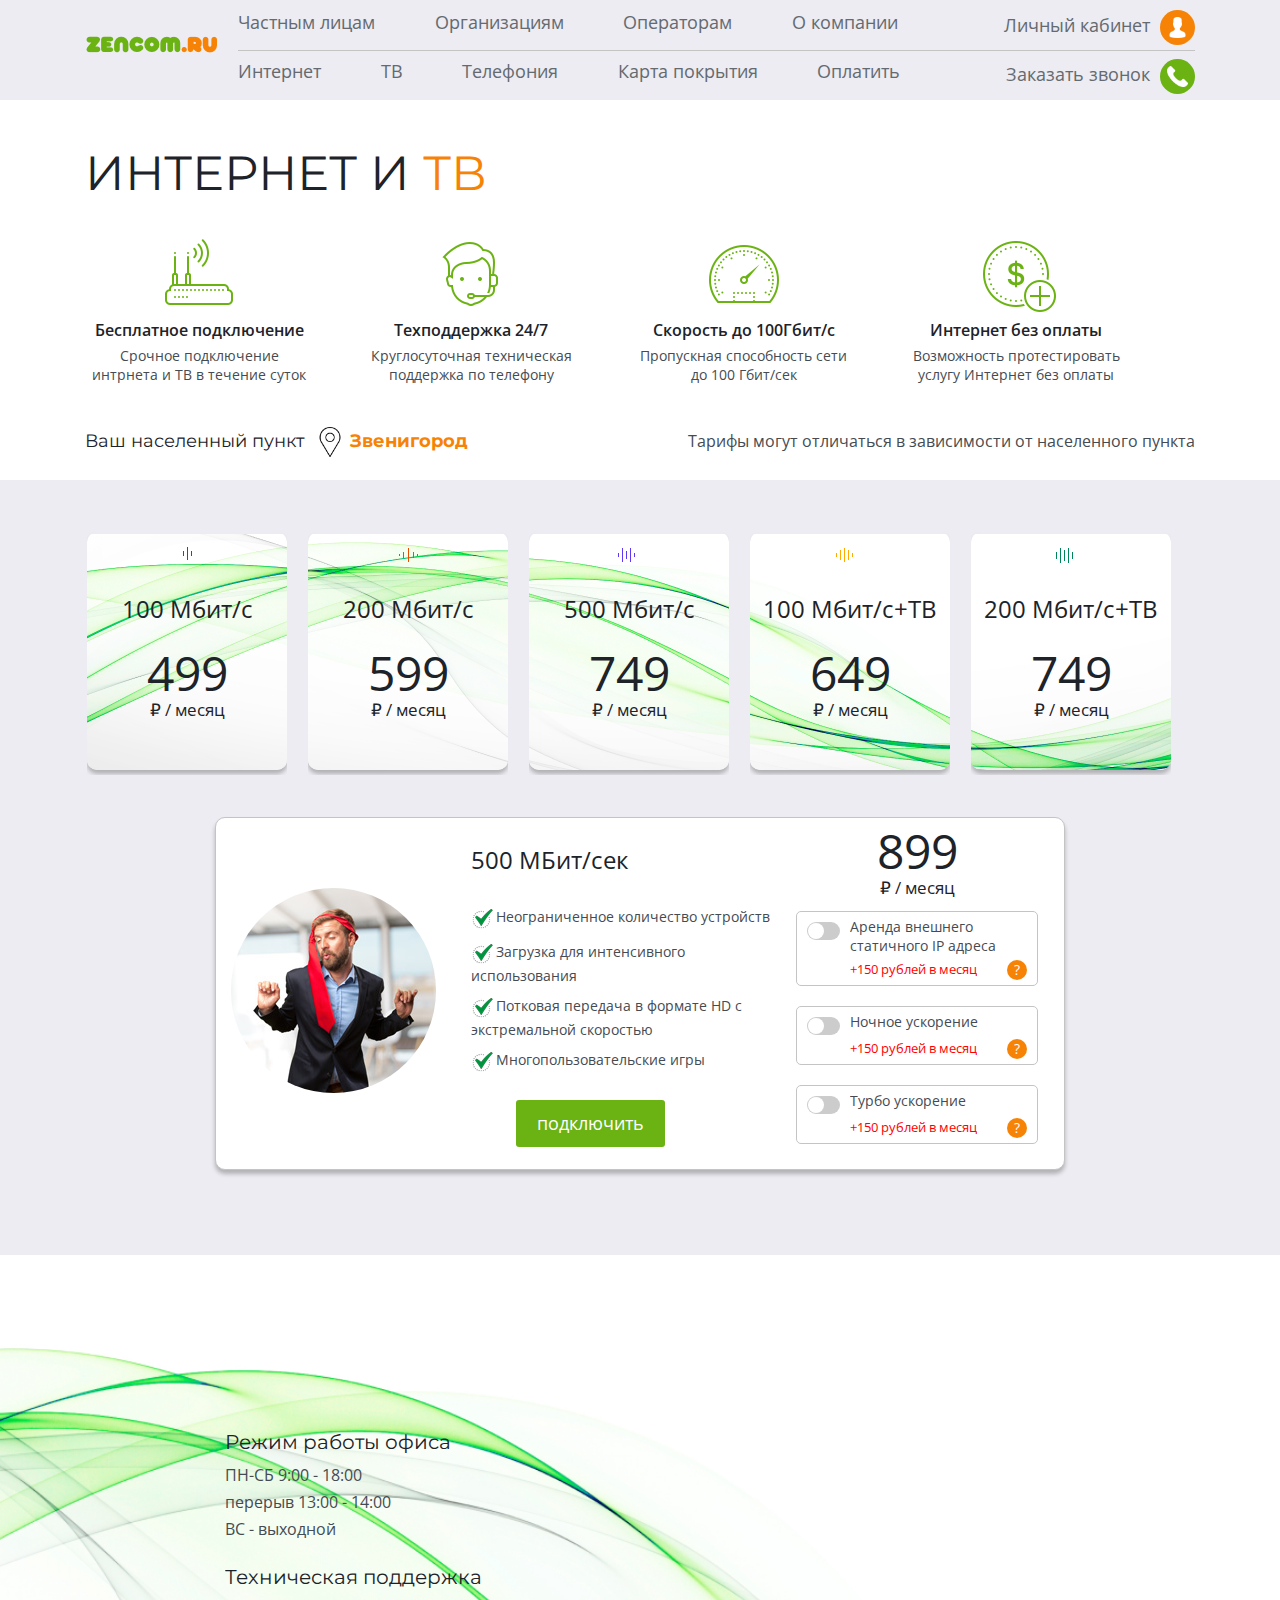
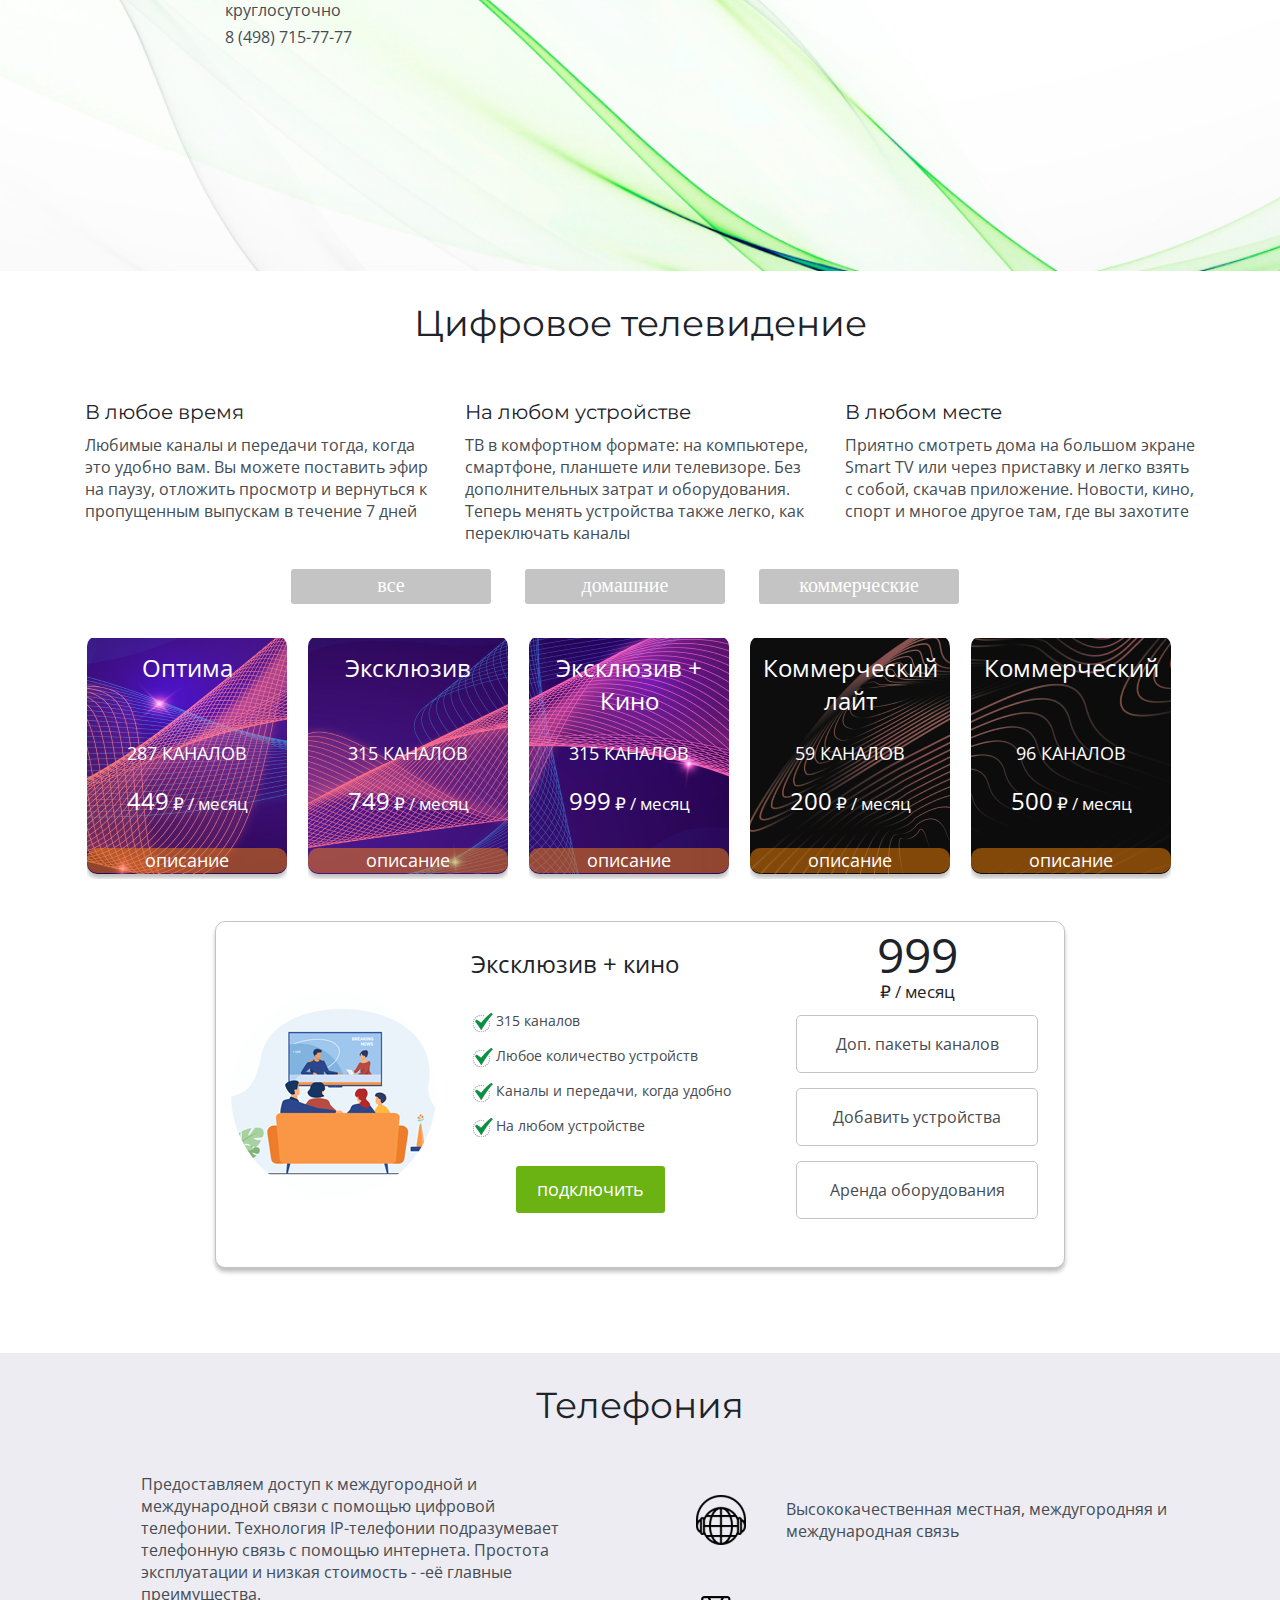
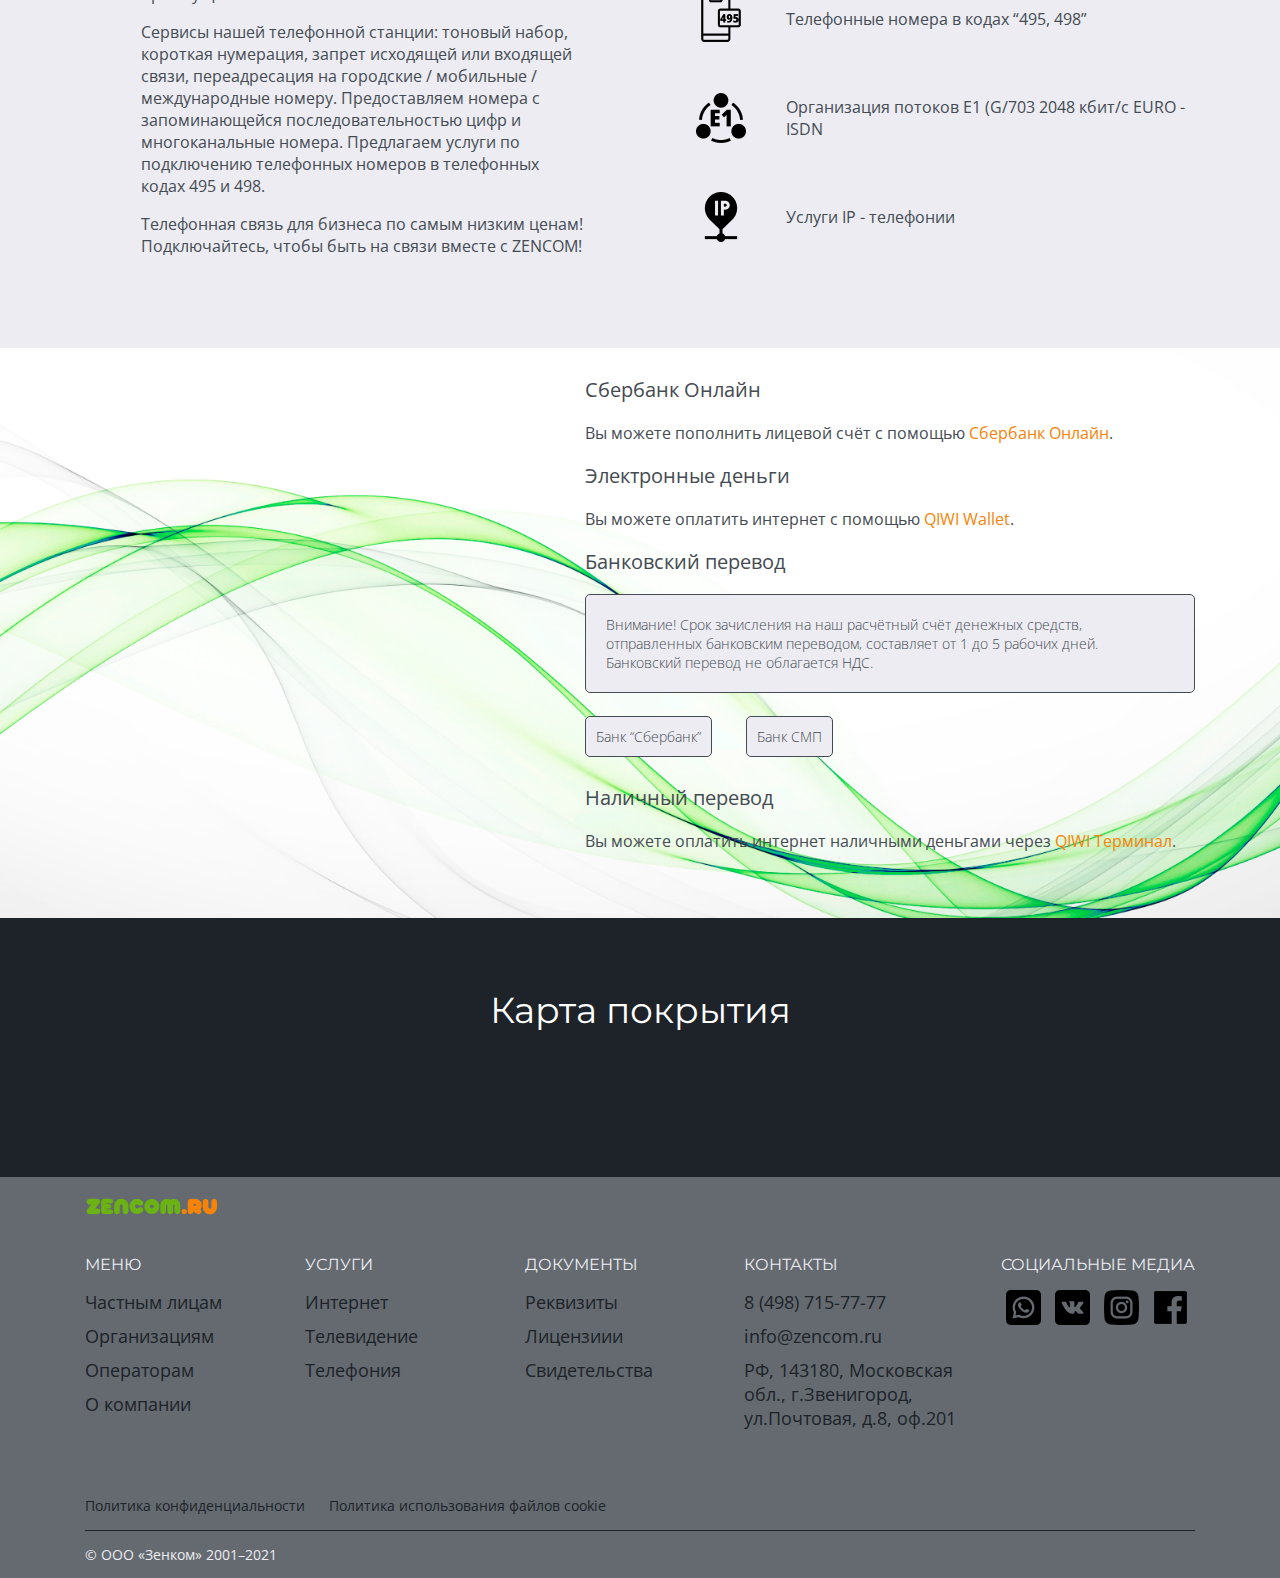
<file: index.html>
<!DOCTYPE html>
<html lang="ru">
<head>
    <meta charset="UTF-8">
    <meta http-equiv="X-UA-Compatible" content="IE=edge">
    <meta name="viewport" content="width=device-width, initial-scale=1.0">
    <title>Зенком - Интернет-провайдер в Звенигороде</title>
    <link href="css/style.css" rel="stylesheet"> 
</head>
<body>
    <header>
        <div class="wrapper">
            <div class="logo">
                <a href="/"><img src="/img/template/logo.png"></a>
            </div>
            <div class="nav">
                <ul>
                    <li><a href="">Частным лицам</a></li>
                    <li><a href="">Организациям</a></li>
                    <li><a href="">Операторам</a></li>
                    <li><a href="/o-kompanii.html">О компании</a></li>
                    <li class="last-nav"><a href="">Личный кабинет</a></li>
                </ul>
            </div>
            <div class="submenu">
                <ul>
                    <li><a href="">Интернет</a></li>
                    <li><a href="">ТВ</a></li>
                    <li><a href="">Телефония</a></li>
                    <li><a href="">Карта покрытия</a></li>
                    <li><a href="">Оплатить</a></li>
                    <li class="last-sub"><a href="">Заказать звонок</a></li>
                </ul>
            </div>
        </div>
    </header>
    <main>
        <section>
            <div class="wrapper">
                <h1>интернет и <span class="orange">ТВ</span></h1>
                <div class="prem">
                    <div class="prem_block prem1">
                        <p class="prem-zagolovok">Бесплатное подключение</p>
                        <p>Срочное подключение интрнета и ТВ в течение суток</p>
                    </div>
                    <div class="prem_block prem2">
                        <p class="prem-zagolovok">Техподдержка 24/7</p>
                        <p>Круглосуточная техническая поддержка по телефону</p>
                    </div>
                    <div class="prem_block prem3">
                        <p class="prem-zagolovok">Скорость до 100Гбит/с</p>
                        <p>Пропускная способность сети до 100 Гбит/сек</p>
                    </div>
                    <div class="prem_block prem4">
                        <p class="prem-zagolovok">Интернет без оплаты</p>
                        <p>Возможность протестировать услугу Интернет без оплаты</p>
                    </div>
                </div>
                <div class="gorod">
                    <p class="g1">Ваш населенный пункт <a href="/" class="orange">Звенигород</a></p>
                    <p class="g2">Тарифы могут отличаться в зависимости от населенного пункта</p>
                </div>
            </div>
        </section>
        <section class="grey">
            <div class="wrapper">
                <div class="tarif_block">
                    <div class="tarif tt1">
                        <div class="vn-tarif t1">
                            <p class="speed-it">100 Мбит/с</p>
                            <p class="stoim">499</p>
                            <p class="stoim-poyzsnenie">₽ / месяц</p>
                        </div>
                    </div>
                    <div class="tarif tt2">
                        <div class="vn-tarif t2">
                            <p class="speed-it">200 Мбит/с</p>
                            <p class="stoim">599</p>
                            <p class="stoim-poyzsnenie">₽ / месяц</p>
                        </div>
                    </div>
                    <div class="tarif tt3">
                    <div class="vn-tarif t3">
                            <p class="speed-it">500 Мбит/с</p>
                            <p class="stoim">749</p>
                            <p class="stoim-poyzsnenie">₽ / месяц</p>
                        </div>
                    </div>
                    <div class="tarif tt4">
                    <div class="vn-tarif t4">
                            <p class="speed-it">100 Мбит/с+ТВ</p>
                            <p class="stoim">649</p>
                            <p class="stoim-poyzsnenie">₽ / месяц</p>
                        </div>
                    </div>
                    <div class="tarif tt5">
                        <div class="vn-tarif t5">
                            <p class="speed-it">200 Мбит/с+ТВ</p>
                            <p class="stoim">749</p>
                            <p class="stoim-poyzsnenie">₽ / месяц</p>
                    </div>
                    </div>
                </div>
                <div class="opisanie-tarifa">
                    <img src="/img/template/opisanie-tarifa1.jpg">
                    <div class="opisanie1">
                        <div>
                            <p class="speed">500 МБит/сек</p>
                            <ul>
                                <li>Неограниченное количество устройств</li>
                                <li>Загрузка для интенсивного использования</li>
                                <li>Потковая передача в формате HD с экстремальной скоростью</li>
                                <li>Многопользовательские игры</li>
                            </ul>
                            <button>Подключить</button>
                        </div>

                    </div>
                    <div class="opisanie2">
                        <div class="cena-tarifa">
                            <p class="stoim">899</p>
                            <p class="stoim-poyzsnenie">₽ / месяц</p>
                        </div>
                        <div class="dop dop1">
                            <div class="label">
                                <label class="switch">
                                    <input type="checkbox">
                                    <span class="slider round"></span>
                                </label>
                            </div>
                            <p>Аренда внешнего статичного IP адреса</p>
                            <p class="red">+150 рублей в месяц</p>
                            <p onclick="swa()" type="button" class="info-dop">?</p>
                            <div id="overlay">
                                <div class="popup">
                                    <button class="close" title="Закрыть окно" onclick="swa2()"></button>
                                    <div class="opisanie-dop">
                                        <p>Подробное описание дополнительной услуги1</p>
                                        <p>Lorem ipsum dolor sit amet, consectetur adipiscing elit, sed do eiusmod tempor incididunt ut labore et dolore magna
                                        aliqua. Ut enim ad minim veniam, quis nostrud exercitation ullamco laboris nisi ut aliquip ex ea commodo consequat. Duis
                                        aute irure dolor in reprehenderit in voluptate velit esse cillum dolore eu fugiat nulla pariatur. Excepteur sint
                                        occaecat cupidatat non proident, sunt in culpa qui officia deserunt mollit anim id est laborum.</p>
                                    </div>
                                </div>
                            </div>
                        </div>
                        <div class="dop dop2">
                            <div class="label">
                                <label class="switch">
                                    <input type="checkbox">
                                    <span class="slider round"></span>
                                </label>
                            </div>
                            <p>Ночное ускорение</p>
                            <p class="red">+150 рублей в месяц</p>
                            <p onclick="swa()" type="button" class="info-dop">?</p>
                            <div id="overlay">
                                <div class="popup">
                                    <button class="close" title="Закрыть окно" onclick="swa2()"></button>
                                    <div class="opisanie-dop">
                                        <p>Подробное описание дополнительной услуги #2</p>
                                        <p>Lorem ipsum dolor sit amet, consectetur adipiscing elit, sed do eiusmod tempor incididunt ut labore
                                            et dolore magna
                                            aliqua. Ut enim ad minim veniam, quis nostrud exercitation ullamco laboris nisi ut aliquip ex ea
                                            commodo consequat. Duis
                                            aute irure dolor in reprehenderit in voluptate velit esse cillum dolore eu fugiat nulla pariatur.
                                            Excepteur sint
                                            occaecat cupidatat non proident, sunt in culpa qui officia deserunt mollit anim id est laborum.</p>
                                    </div>
                                </div>
                            </div>
                        </div>
                        <div class="dop dop3">
                            <div class="label">
                                <label class="switch">
                                    <input type="checkbox">
                                    <span class="slider round"></span>
                                </label>
                            </div>
                            <p>Турбо ускорение</p>
                            <p class="red">+150 рублей в месяц</p>
                            <p onclick="swa()" type="button" class="info-dop">?</p>
                            <div id="overlay">
                                <div class="popup">
                                    <button class="close" title="Закрыть окно" onclick="swa2()"></button>
                                    <div class="opisanie-dop">
                                        <p>Подробное описание дополнительной услуги #3</p>
                                        <p>Lorem ipsum dolor sit amet, consectetur adipiscing elit, sed do eiusmod tempor incididunt ut labore
                                            et dolore magna
                                            aliqua. Ut enim ad minim veniam, quis nostrud exercitation ullamco laboris nisi ut aliquip ex ea
                                            commodo consequat. Duis
                                            aute irure dolor in reprehenderit in voluptate velit esse cillum dolore eu fugiat nulla pariatur.
                                            Excepteur sint
                                            occaecat cupidatat non proident, sunt in culpa qui officia deserunt mollit anim id est laborum.</p>
                                    </div>
                                </div>
                            </div>
                        </div>

                    </div>
                </div>
            </div>
        </section>
        <section class="zayvka">
            <div class="wrapper">
                <div class="rejim-rabotu">
                    <p class="zag">Режим работы офиса</p>
                    <p class="rr">ПН-СБ 9:00 - 18:00</p>
                    <p class="rr">перерыв 13:00 - 14:00</p>
                    <p class="rr">ВС - выходной</p>
                    <p class="zag">Техническая поддержка</p>
                    <p class="rr">круглосуточно</p>
                    <a href="tel:+74987157777" class="rr">8 (498) 715-77-77</a>
                </div>
                <div class="forma-zauvki">
                   
                   
                </div>
            </div>

        </section>
       
        <section class="tv">
            <div class="wrapper">
                <h2>Цифровое телевидение</h2>
            
                <div class="block-tv">
                    <p class="zag">В любое время</p>
                    <p class="rr">Любимые каналы и передачи тогда, когда
                    это удобно вам. Вы можете поставить эфир
                    на паузу, отложить просмотр и вернуться
                    к пропущенным выпускам в течение 7 дней</p>
                </div>
                <div class="block-tv">
                    <p class="zag">На любом устройстве</p>
                    <p class="rr">ТВ в комфортном формате: на компьютере,
                    смартфоне, планшете или телевизоре.
                    Без дополнительных затрат и оборудования.
                    Теперь менять устройства также легко, как
                    переключать каналы</p>
                </div>
                <div class="block-tv1">
                    <p class="zag">В любом месте</p>
                    <p class="rr">Приятно смотреть дома на большом экране
                    Smart TV или через приставку и легко взять
                    с собой, скачав приложение. Новости, кино,
                    спорт и многое другое там, где вы захотите</p>
                </div>
                <div class="tv-tarifs"> 
                   <div class="tv-sort">
                        <a href="#">Все</a>
                        <a href="#">Домашние</a>
                        <a href="#">Коммерческие</a>
                   </div>
                    <div class="tarif_block-tv">
                        <a href="#"  class="tarif-tv tvv1">
                            <div class="vn-tarif-tv tv1">
                                <p class="tv-paket">Оптима</p>
                                <p class="kanaly-tv">287 каналов</p>
                                <p class="stoim-tv"><span>449</span> ₽ / месяц</p>
                                <p class="opis">Описание</p>
                            </div>
                        </a>
                        <a href="#"  class="tarif-tv tvv2">
                            <div class="vn-tarif-tv tv2">
                                <p class="tv-paket">Эксклюзив</p>
                                <p class="kanaly-tv">315 каналов</p>
                                <p class="stoim-tv"><span>749</span> ₽ / месяц</p>
                                <p class="opis">Описание</p>
                            </div>
                        </a>
                        <a href="#"  class="tarif-tv tvv3">
                            <div class="vn-tarif-tv tv3">
                                <p class="tv-paket">Эксклюзив + Кино</p>
                                <p class="kanaly-tv">315 каналов</p>
                                <p class="stoim-tv"><span>999</span> ₽ / месяц</p>
                                <p class="opis">Описание</p>
                            </div>
                        </a>
                        <a href="#"  class="tarif-tv tvv4">
                            <div class="vn-tarif-tv tv4">
                                <p class="tv-paket">Коммерческий лайт</p>
                                <p class="kanaly-tv">59 каналов</p>
                                <p class="stoim-tv"><span>200</span> ₽ / месяц</p>
                                <p class="opis">Описание</p>
                            </div>
                        </a>
                        <a href="#" class="tarif-tv tvv5">
                            <div class="vn-tarif-tv tv5">
                                <p class="tv-paket">Коммерческий</p>
                                <p class="kanaly-tv">96 каналов</p>
                                <p class="stoim-tv"><span>500</span> ₽ / месяц</p>
                                <p class="opis">Описание</p>
                            </div>
                        </a>
                    </div>
                    <div class="opisanie-tarifa">
                        <img src="/img/template/opisanie-tarifa-tv1.png">
                        <div class="opisanie1">
                            <div>
                                <p class="speed">Эксклюзив + кино</p>
                                <ul>
                                    <li>315 каналов</li>
                                    <li>Любое количество устройств</li>
                                    <li>Каналы и передачи, когда удобно</li>
                                    <li>На любом устройстве</li>
                                </ul>
                                <button>Подключить</button>
                            </div>
                    
                        </div>
                        <div class="opisanie2">
                            <div class="cena-tarifa">
                                <p class="stoim">999</p>
                                <p class="stoim-poyzsnenie">₽ / месяц</p>
                            </div>
                            <div  class="dop-tv">
                                <p onclick="ppa()" type="button" >Доп. пакеты каналов</p>
                                <div id="overlay2">
                                    <div class="popup">
                                        <button class="close" title="Закрыть окно" onclick="ppa2()"></button>
                                        <div class="opisanie-dop">
                                            <div class="dopystv">
                                                <div class="label">
                                                    <label class="switch">
                                                        <input type="checkbox">
                                                        <span class="slider round"></span>
                                                    </label>
                                                </div>
                                                <p>+1 устройство</p>
                                                <p class="red">+150 рублей в месяц</p>
                                            </div>
                                            <div class="dopystv">
                                                <div class="label">
                                                    <label class="switch">
                                                        <input type="checkbox">
                                                        <span class="slider round"></span>
                                                    </label>
                                                </div>
                                                <p>+2 устройства</p>
                                                <p class="red">+300 рублей в месяц</p>
                                            </div>
                                            <div class="dopystv">
                                                <div class="label">
                                                    <label class="switch">
                                                        <input type="checkbox">
                                                        <span class="slider round"></span>
                                                    </label>
                                                </div>
                                                <p>+3 устройства</p>
                                                <p class="red">+450 рублей в месяц</p>
                                            </div>
                                        </div>
                                    </div>
                                </div>
                            </div>
                            <div class="dop-tv">
                                <p onclick="ppa()" type="button">Добавить устройства</p>
                                <div id="overlay2">
                                    <div class="popup">
                                        <button class="close" title="Закрыть окно" onclick="ppa2()"></button>
                                        <div class="opisanie-dop">
                                            <div class="dopystv">
                                                <div class="label">
                                                    <label class="switch">
                                                        <input type="checkbox">
                                                        <span class="slider round"></span>
                                                    </label>
                                                </div>
                                                <p>+1 устройство</p>
                                                <p class="red">+150 рублей в месяц</p>
                                            </div>
                                            <div class="dopystv">
                                                <div class="label">
                                                    <label class="switch">
                                                        <input type="checkbox">
                                                        <span class="slider round"></span>
                                                    </label>
                                                </div>
                                                <p>+2 устройства</p>
                                                <p class="red">+300 рублей в месяц</p>
                                            </div>
                                            <div class="dopystv">
                                                <div class="label">
                                                    <label class="switch">
                                                        <input type="checkbox">
                                                        <span class="slider round"></span>
                                                    </label>
                                                </div>
                                                <p>+3 устройства</p>
                                                <p class="red">+450 рублей в месяц</p>
                                            </div>
                                        </div>
                                    </div>
                                </div>
                            </div>
                            <div class="dop-tv">
                            <p onclick="ppa()" type="button" >Аренда оборудования</p>
                                <div id="overlay2">
                                    <div class="popup">
                                        <button class="close" title="Закрыть окно" onclick="ppa2()"></button>
                                        <div class="opisanie-dop">
                                            <div class="dopystv">
                                                <div class="label">
                                                    <label class="switch">
                                                        <input type="checkbox">
                                                        <span class="slider round"></span>
                                                    </label>
                                                </div>
                                                <p>+1 устройство</p>
                                                <p class="red">+150 рублей в месяц</p>
                                            </div>
                                            <div class="dopystv">
                                                <div class="label">
                                                    <label class="switch">
                                                        <input type="checkbox">
                                                        <span class="slider round"></span>
                                                    </label>
                                                </div>
                                                <p>+2 устройства</p>
                                                <p class="red">+300 рублей в месяц</p>
                                            </div>
                                            <div class="dopystv">
                                                <div class="label">
                                                    <label class="switch">
                                                        <input type="checkbox">
                                                        <span class="slider round"></span>
                                                    </label>
                                                </div>
                                                <p>+3 устройства</p>
                                                <p class="red">+450 рублей в месяц</p>
                                            </div>
                                        </div>
                                    </div>
                                </div>
                            </div>
                        </div>
                    </div>
                </div>
            </div>
        </section>
        <section class="grey">
            <div class="wrapper">
                <h2>Телефония</h2>
                <div class="telep1">
                    <p>Предоставляем доступ к междугородной и международной
                    связи с помощью цифровой телефонии. Технология
                    IP-телефонии подразумевает телефонную связь с помощью
                    интернета. Простота эксплуатации и низкая стоимость -
                    -её главные преимущества.<p>
                    <p>Сервисы нашей телефонной станции: тоновый набор,
                    короткая нумерация, запрет исходящей или входящей
                    связи, переадресация на городские / мобильные /
                    международные номеру. Предоставляем номера с
                    запоминающейся последовательностью цифр и
                    многоканальные номера. Предлагаем услуги по
                    подключению телефонных номеров в телефонных кодах
                    495 и 498.</p>
                    <p>Телефонная связь для бизнеса по самым низким ценам!
                    Подключайтесь, чтобы быть на связи вместе с ZENCOM! </p>
                </div>
                <div class="telep2">
                    <p class="tph1">Высококачественная местная, междугородняя и международная связь</p>
                    <p class="tph2">Телефонные номера в кодах “495, 498”</p>
                    <p class="tph3">Организация потоков E1 (G/703 2048 кбит/с EURO - ISDN</p>
                    <p class="tph4">Услуги IP - телефонии</p>
                </div>
            </div>
        </section>
        
        <section class="oplata">
            <div class="wrapper">
                <div class="oplata-bil">
                </div>
                <div class="opl-info">
                    <p class="vid-ps">Сбербанк Онлайн</p>
                    <p>Вы можете пополнить лицевой счёт с помощью <a href="#" target="_blank">Сбербанк Онлайн</a>.</p>
                    <p class="vid-ps">Электронные деньги</p>
                    <p>Вы можете оплатить интернет с помощью <a href="#" target="_blank">QIWI Wallet</a>.</p>
                    <p class="vid-ps">Банковский перевод</p>
                    <p class="opisan-opl">Внимание! Срок зачисления на наш расчётный счёт денежных средств,
                    отправленных банковским переводом, составляет от 1 до 5 рабочих дней.
                    Банковский перевод не облагается НДС.</p>
                    <div class="ssilki-banka"><a href="#" class="bank">Банк “Сбербанк”</a> <a href="#" class="bank">Банк СМП</a></div>
                    <p class="vid-ps">Наличный перевод</p>
                    <p>Вы можете оплатить интернет наличными деньгами через <a href="#" target="_blank">QIWI Терминал</a>.</p>
                </div>
            </div>
        </section>

        <section class="dark">
            <div class="wrapper">
                <h2> Карта покрытия </h2>
                <script type="text/javascript" charset="utf-8" async
                    src="https://api-maps.yandex.ru/services/constructor/1.0/js/?um=constructor%3Afa1be8821f22b060e4060759f9ba45dce626cfed3f3e5516d6b4a071d22aace2&amp;width=100%25&amp;height=450&amp;lang=ru_RU&amp;scroll=true"></script>
            </div>
        </section>
    </main>
    <footer>
        <div class="wrapper">
            <div class="logo-f">
                <a href="/"><img src="/img/template/logo.png"></a>
            </div>
            <div class="nav-foot">
                <div class="nav1">
                    <p>Меню</p>
                    <ul>
                        <li><a href="#">Частным лицам</a></li>
                        <li><a href="#">Организациям</a></li>
                        <li><a href="#">Операторам</a></li>
                        <li><a href="#">О компании</a></li>
                    </ul>
                </div>
                <div class="nav2">
                    <p>Услуги</p>
                    <ul>
                        <li><a href="#">Интернет</a></li>
                        <li><a href="#">Телевидение</a></li>
                        <li><a href="#">Телефония</a></li>
                    </ul>
                </div>
                <div class="nav3">
                    <p>Документы</p>
                    <ul>
                        <li><a href="#">Реквизиты</a></li>
                        <li><a href="#">Лицензиии</a></li>
                        <li><a href="#">Свидетельства</a></li>
                    </ul>
                </div>
                <div class="nav4">
                    <p>Контакты</p>
                    <ul>
                        <li><a href="#"><a href="tel:++74987157777">8 (498) 715-77-77</a></li>
                        <li><a href="mailto:info@zencom.ru">info@zencom.ru</a></li>
                        <li>РФ, 143180, Московская обл., г.Звенигород, ул.Почтовая, д.8, оф.201</li>
                    </ul>
                </div>
                <div class="social">
                    <p>Социальные медиа</p>
                    <ul>
                        <li><a href="#"><img src="/img/template/whatsapp.png"></a></li>
                        <li><a href="#"><img src="/img/template/vk.png"></a></li>
                        <li><a href="#"><img src="/img/template/insta.png"></a></li>
                        <li><a href="#"><img src="/img/template/facebook.png"></a></li>
                    </ul>
                </div>
            </div>
            <div class="policy">
                <a href="#">Политика конфиденциальности</a>
                <a href="#">Политика использования файлов cookie</a>
            </div>
            <div class="copyright">
                <p>© ООО «Зенком» 2001–2021</p>
            </div>
        </div>
    </footer>

    <script>
        var b = document.getElementById('overlay');
        function swa() {
            b.style.visibility = 'visible';
            b.style.opacity = '1';
            b.style.transition = 'all 0.7s ease-out 0s';
        }
        function swa2() {
            b.style.visibility = 'hidden';
            b.style.opacity = '0';
        }
    </script>

        <script>
            var x = document.getElementById('overlay2');
            function ppa() {
                x.style.visibility = 'visible';
                x.style.opacity = '1';
                x.style.transition = 'all 0.7s ease-out 0s';
            }
            function ppa2() {
                x.style.visibility = 'hidden';
                x.style.opacity = '0';
            }
        </script>
</body>
</html>
</file>
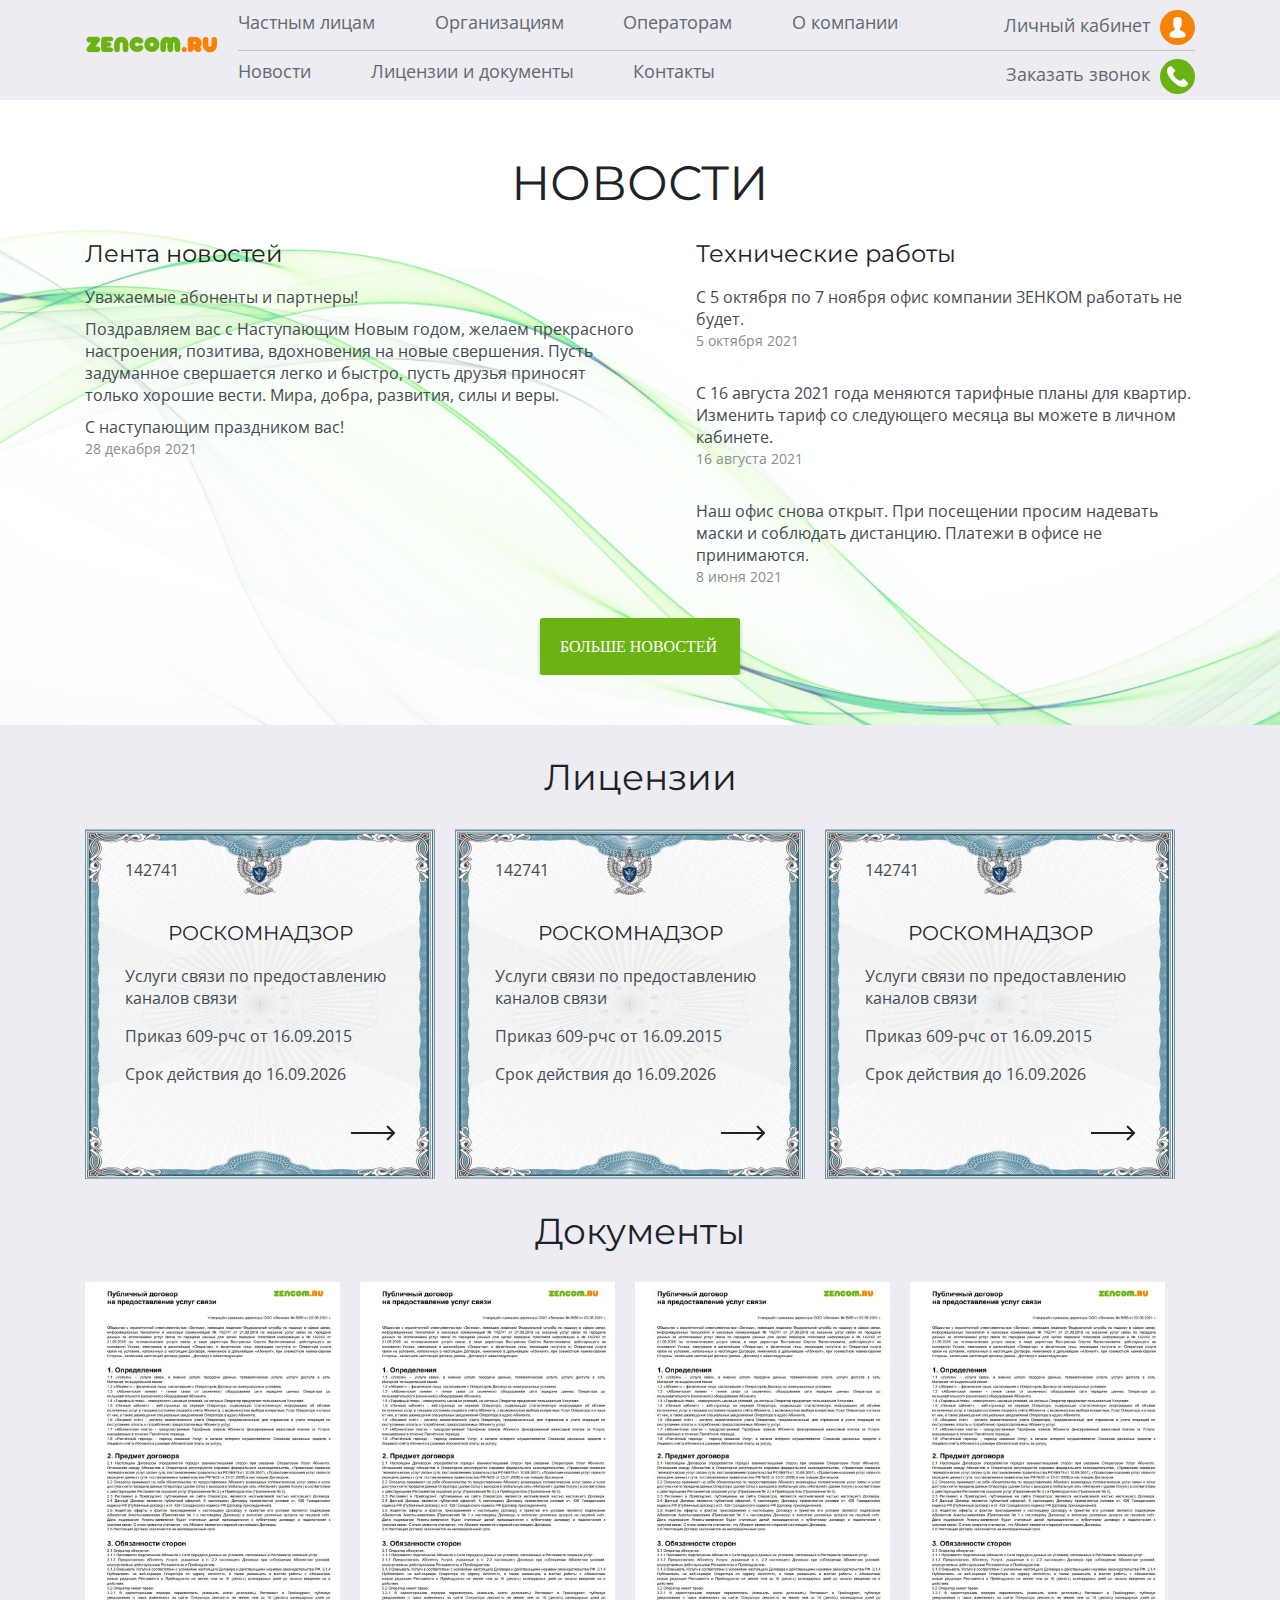
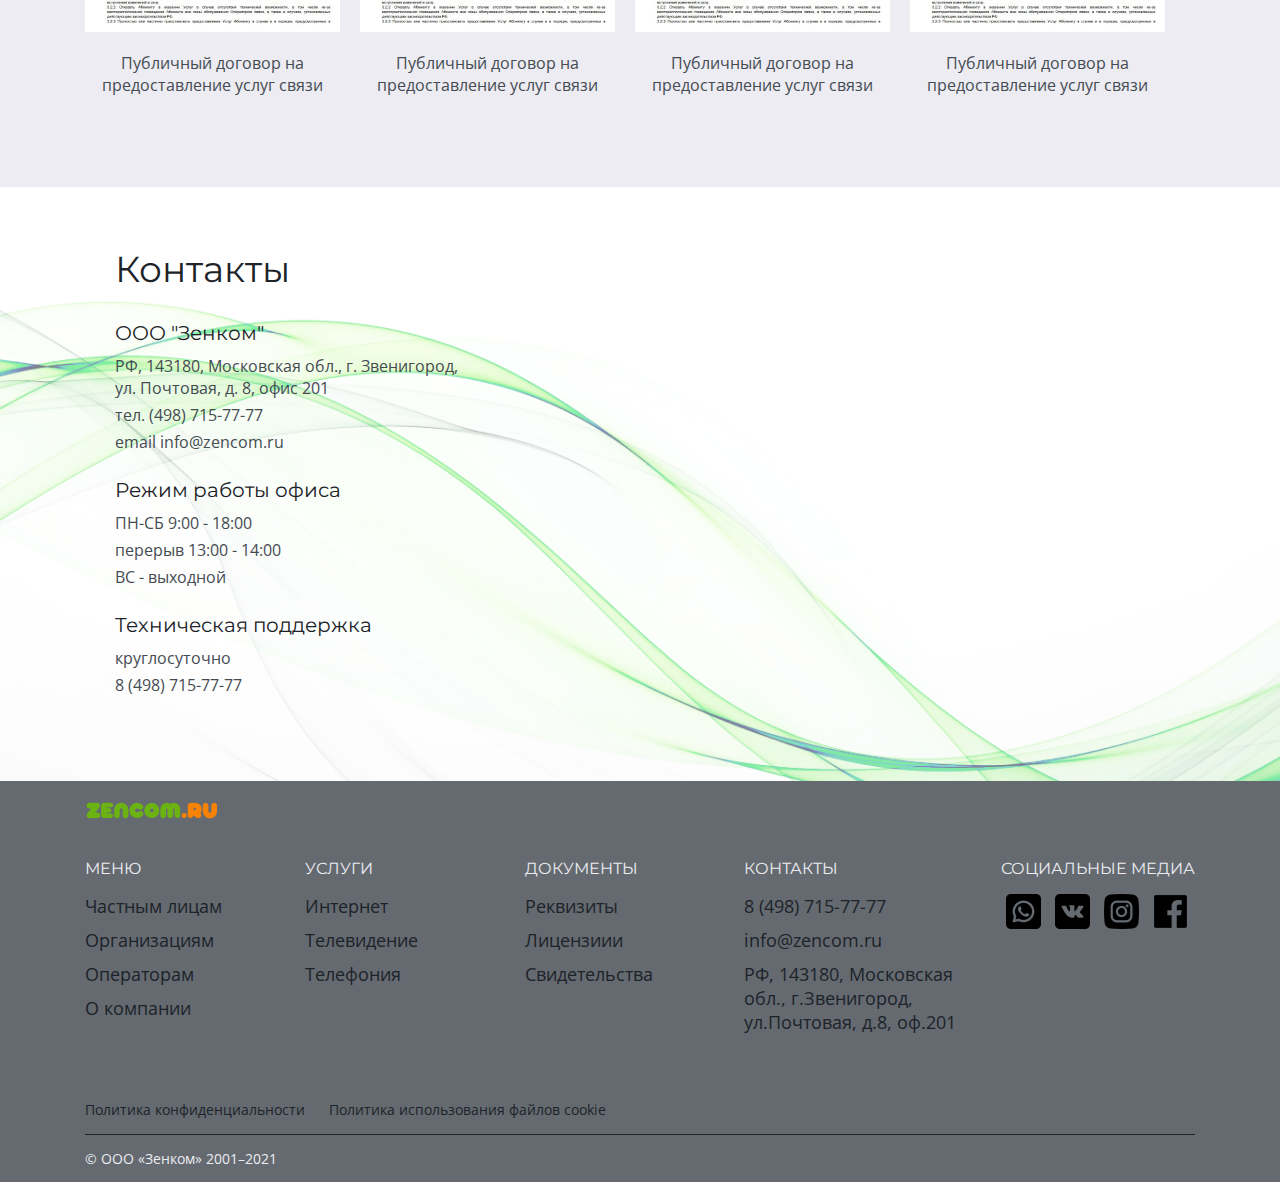
<file: o-kompanii.html>
<!DOCTYPE html>
<html lang="ru">
<head>
    <meta charset="UTF-8">
    <meta http-equiv="X-UA-Compatible" content="IE=edge">
    <meta name="viewport" content="width=device-width, initial-scale=1.0">
    <title>Зенком - Интернет-провайдер в Звенигороде</title>
    <link href="css/style.css" rel="stylesheet"> 
</head>
<body>
    <header>
        <div class="wrapper">
            <div class="logo">
                <a href="/"><img src="/img/template/logo.png"></a>
            </div>
            <div class="nav">
                <ul>
                    <li><a href="">Частным лицам</a></li>
                    <li><a href="">Организациям</a></li>
                    <li><a href="">Операторам</a></li>
                    <li><a href="">О компании</a></li>
                    <li class="last-nav"><a href="">Личный кабинет</a></li>
                </ul>
            </div>
            <div class="submenu">
                <ul>
                    <li><a href="">Новости</a></li>
                    <li><a href="">Лицензии и документы</a></li>
                    <li><a href="">Контакты</a></li>
                    <li class="last-sub"><a href="">Заказать звонок</a></li>
                </ul>
            </div>
        </div>
    </header>
    <main>
        <section class="news">
            <div class="wrapper">
                <h1>Новости</h1>
                <div class="lenta">
                    <h2>Лента новостей</h2>
                    <div class="novost">
                        <p>Уважаемые абоненты и партнеры!</p>
                        
                        <p>Поздравляем вас с Наступающим Новым годом, желаем
                        прекрасного настроения, позитива, вдохновения на новые
                        свершения. Пусть задуманное свершается легко и быстро, пусть
                        друзья приносят только хорошие вести. Мира, добра, развития,
                        силы и веры.</p>
                        
                        <p>С наступающим праздником вас!</p>
                        <p class="date-news">28 декабря 2021</p>
                    </div>
                </div>
                <div class="teh-rabotu">
                    <h2>Технические работы</h2>
                    <div class="teh-news">
                        <p>C 5 октября по 7 ноября офис компании ЗЕНКОМ работать не будет.</p>
                        <p class="date-news">5 октября 2021</p>
                    </div>
                    <div class="teh-news">
                        <p>С 16 августа 2021 года меняются тарифные планы для квартир.
                        Изменить тариф со следующего месяца вы можете в личном
                        кабинете.</p>
                        <p class="date-news">16 августа 2021</p>
                    </div>
                    <div class="teh-news">
                        <p>Наш офис снова открыт. При посещении просим надевать маски и
                        соблюдать дистанцию. Платежи в офисе не принимаются.</p>
                        <p class="date-news">8 июня 2021</p>
                    </div>
                </div>
                <a class="more-news">Больше новостей</a>  
            </div>
        </section>
        <section class="doki grey">
            <div class="wrapper">
                <h2>Лицензии</h2>
                <div class="block-lic">
                    <div class="lic1">
                        <p class="nomer-lic">142741</p>
                        <p class="rkn">Роскомнадзор</p>
                        <p>Услуги связи по предоставлению
                        каналов связи</p>
                        <p>Приказ 609-рчс от 16.09.2015</p>
                        <p>Срок действия до 16.09.2026</p>
                        <a href="#" class="poln-lic"></a>
                    </div>
                    <div class="lic1">
                        <p class="nomer-lic">142741</p>
                        <p class="rkn">Роскомнадзор</p>
                        <p>Услуги связи по предоставлению
                            каналов связи</p>
                        <p>Приказ 609-рчс от 16.09.2015</p>
                        <p>Срок действия до 16.09.2026</p>
                        <a href="#" class="poln-lic"></a>
                    </div>
                    <div class="lic1">
                        <p class="nomer-lic">142741</p>
                        <p class="rkn">Роскомнадзор</p>
                        <p>Услуги связи по предоставлению
                            каналов связи</p>
                        <p>Приказ 609-рчс от 16.09.2015</p>
                        <p>Срок действия до 16.09.2026</p>
                        <a href="#" class="poln-lic"></a>
                    </div>
                </div>
                <h2>Документы</h2>
                <div class="block-dokov">
                    <div class="doc1">
                        <img src="/files/upload/dokumetu/doc1.jpg">
                        <p>Публичный договор
                        на предоставление услуг связи </p>
                    </div>
                    <div class="doc1">
                        <img src="/files/upload/dokumetu/doc1.jpg">
                        <p>Публичный договор
                            на предоставление услуг связи </p>
                    </div>
                    <div class="doc1">
                        <img src="/files/upload/dokumetu/doc1.jpg">
                        <p>Публичный договор
                            на предоставление услуг связи </p>
                    </div>
                    <div class="doc1">
                        <img src="/files/upload/dokumetu/doc1.jpg">
                        <p>Публичный договор
                            на предоставление услуг связи </p>
                    </div>
                </div>
            </div>
        </section>
        <section class="kontaktu">
            <div class="wrapper">
                <div class="rejim-kontaktu">
                    <h2>Контакты</h2>
                    <p class="zag">ООО "Зенком"</p>
                    <p class="rr">РФ, 143180, Московская обл.,
                    г. Звенигород, ул. Почтовая, д. 8, офис 201</p>
                    <p class="rr">тел. <a href="tel:+74987157777" class="rr">(498) 715-77-77</a></p>
                    <p class="rr">email <a href="mailto:info@zencom.ru" class="rr">info@zencom.ru</a></p>
                    <p class="zag">Режим работы офиса</p>
                    <p class="rr">ПН-СБ 9:00 - 18:00</p>
                    <p class="rr">перерыв 13:00 - 14:00</p>
                    <p class="rr">ВС - выходной</p>
                    <p class="zag">Техническая поддержка</p>
                    <p class="rr">круглосуточно</p>
                    <a href="tel:+74987157777" class="rr">8 (498) 715-77-77</a>
                </div>
                <div class="kart-org"><iframe src="https://yandex.ru/map-widget/v1/?z=12&amp;ol=biz&amp;oid=1025056593" width="640" height="480"
                    frameborder="0"></iframe></div>
            </div>

        </section>
       
    </main>
    <footer>
        <div class="wrapper">
            <div class="logo-f">
                <a href="/"><img src="/img/template/logo.png"></a>
            </div>
            <div class="nav-foot">
                <div class="nav1">
                    <p>Меню</p>
                    <ul>
                        <li><a href="#">Частным лицам</a></li>
                        <li><a href="#">Организациям</a></li>
                        <li><a href="#">Операторам</a></li>
                        <li><a href="#">О компании</a></li>
                    </ul>
                </div>
                <div class="nav2">
                    <p>Услуги</p>
                    <ul>
                        <li><a href="#">Интернет</a></li>
                        <li><a href="#">Телевидение</a></li>
                        <li><a href="#">Телефония</a></li>
                    </ul>
                </div>
                <div class="nav3">
                    <p>Документы</p>
                    <ul>
                        <li><a href="#">Реквизиты</a></li>
                        <li><a href="#">Лицензиии</a></li>
                        <li><a href="#">Свидетельства</a></li>
                    </ul>
                </div>
                <div class="nav4">
                    <p>Контакты</p>
                    <ul>
                        <li><a href="#"><a href="tel:++74987157777">8 (498) 715-77-77</a></li>
                        <li><a href="mailto:info@zencom.ru">info@zencom.ru</a></li>
                        <li>РФ, 143180, Московская обл., г.Звенигород, ул.Почтовая, д.8, оф.201</li>
                    </ul>
                </div>
                <div class="social">
                    <p>Социальные медиа</p>
                    <ul>
                        <li><a href="#"><img src="/img/template/whatsapp.png"></a></li>
                        <li><a href="#"><img src="/img/template/vk.png"></a></li>
                        <li><a href="#"><img src="/img/template/insta.png"></a></li>
                        <li><a href="#"><img src="/img/template/facebook.png"></a></li>
                    </ul>
                </div>
            </div>
            <div class="policy">
                <a href="#">Политика конфиденциальности</a>
                <a href="#">Политика использования файлов cookie</a>
            </div>
            <div class="copyright">
                <p>© ООО «Зенком» 2001–2021</p>
            </div>
        </div>
    </footer>

    <script>
        var b = document.getElementById('overlay');
        function swa() {
            b.style.visibility = 'visible';
            b.style.opacity = '1';
            b.style.transition = 'all 0.7s ease-out 0s';
        }
        function swa2() {
            b.style.visibility = 'hidden';
            b.style.opacity = '0';
        }
    </script>

        <script>
            var x = document.getElementById('overlay2');
            function ppa() {
                x.style.visibility = 'visible';
                x.style.opacity = '1';
                x.style.transition = 'all 0.7s ease-out 0s';
            }
            function ppa2() {
                x.style.visibility = 'hidden';
                x.style.opacity = '0';
            }
        </script>
</body>
</html>
</file>
<file: css/style.css>
@import url("https://fonts.googleapis.com/css2?family=Montserrat&family=Open+Sans:ital,wght@0,400;0,600;1,400;1,600&display=swap");

body {
  position: relative;
  margin: 0;
  padding: 0;
  color: #1d2329;
}

h1 {
  font-size: 48px;
  text-transform: uppercase;
}

h2 {
  font-size: 36px;
}

h3 {
  font-size: 20px;
}

h1,
h2,
h3,
h4,
h5,
h6 {
  font-family: "Montserrat", sans-serif;
  font-weight: 400;
  font-style: normal;
}

p,
li {
  font-family: "Open Sans", sans-serif;
}

p {
  font-weight: 400;
  font-style: normal;
}

header {
  position: fixed;
  z-index: 100;
  width: 100%;
  height: 100x;
  top: 0px;
  background: #ececf2;
}

.wrapper {
  width: 1110px;
  margin: 0 auto;
  overflow: hidden;
}

.logo {
  width: 133px;
  float: left;
  height: 100px;
  vertical-align: middle;
  margin-right: 20px;
}

.logo a {
  display: block;
  padding-top: 35px;
}

.nav {
  overflow: hidden;
  border-bottom: 1px solid #c4c4c4;
  padding: 10px 0 5px 0;
  font-size: 18px;
}

.submenu {
  font-size: 18px;
  padding: 8px 0 5px 0;
  overflow: hidden;
}

.nav ul,
.submenu ul {
  list-style: none;
  margin: 0;
  padding: 0;
}

.nav ul li,
.submenu ul li {
  display: inline;
  margin: 0 55px 0 0;
}

header a {
  color: #646a70;
  text-decoration: none;
}

header a:hover {
  color: #6bb213;
}

.last-nav:after {
  content: "";
  width: 35px;
  height: 35px;
  border-radius: 50%;
  background-image: url(../img/template/lk.png);
  background-color: #f78306;
  margin-left: 10px;
  display: inline-block;
  vertical-align: middle;
  background-size: cover;
  background-position: center;
  background-repeat: no-repeat;
  background-size: 60% 60%;
}

.last-sub:after {
  content: "";
  width: 35px;
  height: 35px;
  border-radius: 50%;
  background-image: url(../img/template/trubka.png);
  background-color: #6bb213;
  margin-left: 10px;
  display: inline-block;
  vertical-align: middle;
  background-size: cover;
  background-position: center;
  background-repeat: no-repeat;
  background-size: 60% 60%;
}

.last-nav,
.last-sub {
  float: right;
  margin-right: 0 !important;
}

main,
footer {
  position: relative;
  top: 112px;
  overflow: hidden;
}

.orange {
  color: #f78306;
}

.prem {
  overflow: hidden;
}

.prem_block {
  width: 20%;
  float: left;
  padding: 80px 3px 0 3px;
  text-align: center;
}

.prem1,
.prem2,
.prem3 {
  margin-right: 4%;
}

.prem_block p {
  font-weight: 400;
  font-style: normal;
  font-size: 14px;
  margin: 5px 0;
  color: #454b52;
}
.prem-zagolovok {
  font-weight: 600 !important;
  font-size: 16px !important;
  color: #1d2329 !important;
}

.prem1 {
  background-image: url(../img/template/prem1.png);
  background-position: 50% 0%;
  background-repeat: no-repeat;
}

.prem2 {
  background-image: url(../img/template/prem2.png);
  background-position: 50% 0%;
  background-repeat: no-repeat;
}

.prem3 {
  background-image: url(../img/template/prem3.png);
  background-position: 50% 0%;
  background-repeat: no-repeat;
}

.prem4 {
  background-image: url(../img/template/prem4.png);
  background-position: 50% 0%;
  background-repeat: no-repeat;
}

.gorod {
  clear: both;
  margin: 15px 0 0;
  overflow: hidden;
}
.g1 {
  float: left;
  font-size: 18px;
  font-family: "Montserrat", sans-serif;
  color: #1d2329;
}

.g2 {
  float: right;
  color: #454b52;
  padding-top: 10px;
}

.gorod a {
  font-weight: 700;
  text-decoration: none;
}

.gorod a:before {
  content: "";
  width: 40px;
  height: 40px;
  border-radius: 50%;
  background-image: url(../img/template/local.png);
  display: inline-block;
  vertical-align: middle;
  background-size: cover;
  background-position: center;
  background-repeat: no-repeat;
}

.grey {
  background: #ececf2;
  padding-bottom: 75px;
}

.tarif_block {
  overflow: hidden;
  padding: 50px 0 30px 0;
}

.tarif {
  width: 200px;
  height: 243px;
  text-align: center;
  overflow: hidden;
  display: block;
  float: left;
  text-decoration: none;
  color: #1d2329;
  position: relative;
  margin-right: 15px;
  border: 2px solid transparent;
}

.tarif:hover .vn-tarif {
  transform: scale(1.04);
  transition: transform 0.3s;
}

.tarif:hover {
  transition: border 0.5s;
  border: 2px solid #6bb213;
  border-radius: 10px;
}

.speed {
  font-size: 24px;
  margin: 0 0 30px 0;
}

.speed-it {
  font-size: 24px;
  margin: 0 0 15px 0;
}

.stoim {
  font-size: 48px;
  margin: 0;
}

.stoim-poyzsnenie {
  font-size: 17px;
  margin: 0;
  position: relative;
  bottom: 7px;
}

.tt1,
.tt2,
.tt3,
.tt4 {
  margin-right: 17px;
}

.t1 {
  background-image: url(../img/template/tarif1.png);
  background-position: 50% 100%;
  background-repeat: no-repeat;
}

.t2 {
  background-image: url(../img/template/tarif2.png);
  background-position: 50% 100%;
  background-repeat: no-repeat;
}

.t3 {
  background-image: url(../img/template/tarif3.png);
  background-position: 50% 100%;
  background-repeat: no-repeat;
}

.t4 {
  background-image: url(../img/template/tarif4.png);
  background-position: 50% 100%;
  background-repeat: no-repeat;
}

.t5 {
  background-image: url(../img/template/tarif5.png);
  background-position: 50% 100%;
  background-repeat: no-repeat;
}

.vn-tarif {
  width: 200px;
  height: 178px;
  padding-top: 60px;
  border-radius: 10px;
  box-shadow: 0 4px 4px rgba(0, 0, 0, 0.25);
}

.opisanie-tarifa {
  width: 850px;
  margin: 10px auto;
  background: #ffffff;
  border: 1px solid #c4c4c4;
  box-sizing: border-box;
  box-shadow: 0px 4px 4px rgba(0, 0, 0, 0.25);
  overflow: hidden;
  border-radius: 10px;
}

.opisanie-tarifa img {
  width: 205px;
  height: 205px;
  border-radius: 50%;
  float: left;
  margin: 70px 15px;
  overflow: hidden;
}

.opisanie1 {
  clear: right;
  margin: 25px 10px 0 10px;
  padding: 0 10px;
  width: 300px;
  overflow: hidden;
  float: left;
}
.opisanie1 button {
  width: 149px;
  height: 47px;
  background: #6bb213;
  border-radius: 3px;
  border: none;
  color: #fff;
  text-transform: lowercase;
  font-size: 18px;
  line-height: 25px;
  font-family: "Open Sans", sans-serif;
  display: block;
  position: relative;
  left: 15%;
}

.opisanie1 button:hover {
  background: #f78306;
  cursor: pointer;
  transition: 0.2s;
}

.opisanie1 ul {
  padding-left: 0;
}

.opisanie1 li {
  font-size: 14px;
  color: #454b52;
  list-style-type: none;
  padding-bottom: 10px;
}

.opisanie1 li:before {
  content: "";
  width: 25px;
  height: 25px;
  border-radius: 50%;
  background-image: url(../img/template/li.png);
  display: inline-block;
  vertical-align: middle;
  background-size: cover;
  background-position: center;
  background-repeat: no-repeat;
}

.opisanie2 {
  clear: right;
  margin: 5px 5px;
  overflow: hidden;
  float: left;
  width: 242px;
}

.cena-tarifa {
  text-align: center;
  position: relative;
  bottom: 5px;
}

.opisanie2 .dop {
  border: 1px solid #c4c4c4;
  box-sizing: border-box;
  border-radius: 5px;
  overflow: hidden;
  margin-bottom: 20px;
}

.opisanie2 .dop p {
  font-size: 14px;
  color: #454b52;
  margin: 5px 0 5px 0;
  overflow: hidden;
}

.label {
  width: 33px;
  float: left;
  margin: 10px 10px 0 10px;
}

.opisanie2 .dop .red {
  clear: both;
  color: #ff0000;
  font-size: 13px;
  margin: 0 0 0 53px;
  float: left;
}

/* Переключатель */
.switch {
  position: relative;
  display: inline-block;
  width: 33px;
  height: 18px;
}

.switch input {
  display: none;
}

.slider {
  position: absolute;
  cursor: pointer;
  top: 0;
  left: 0;
  right: 0;
  bottom: 0;
  background-color: #ccc;
  -webkit-transition: 0.4s;
  transition: 0.4s;
}

.slider:before {
  position: absolute;
  content: "";
  height: 16px;
  width: 16px;
  left: 1px;
  bottom: 1px;
  background-color: white;
  -webkit-transition: 0.4s;
  transition: 0.4s;
}

input:checked + .slider {
  background-color: #6bb213;
}

input:focus + .slider {
  box-shadow: 0 0 1px #6bb213;
}

input:checked + .slider:before {
  -webkit-transform: translateX(15px);
  -ms-transform: translateX(15px);
  transform: translateX(15px);
}

.slider.round {
  border-radius: 34px;
}

.slider.round:before {
  border-radius: 50%;
}

/* Модальное окно */
#overlay,
#overlay2 {
  position: fixed;
  top: 0;
  left: 0;
  width: 100%;
  height: 100%;
  background-color: rgba(0, 0, 0, 0.4);
  z-index: 999;
  overflow: auto;
  visibility: hidden;
  opacity: 0;
  transition: opacity 0.7s ease-in 0s;
}

.popup {
  top: 40%;
  left: 0;
  right: 0;
  font-size: 14px;
  margin: auto;
  width: 80%;
  min-width: 200px;
  max-width: 600px;
  position: absolute;
  padding: 15px 20px;
  border: 1px solid #666;
  background-color: #fefefe;
  z-index: 1000;
  border-radius: 10px;
  font: 14px/18px "Tahoma", Arial, sans-serif;
  box-shadow: 0 0px 14px rgba(0, 0, 0, 0.4);
}
.close {
  top: 10px;
  right: 10px;
  width: 32px;
  height: 32px;
  position: absolute;
  border: none;
  border-radius: 50%;
  background-color: #6bb213;
  box-shadow: 0 2px 5px 0 rgba(0, 0, 0, 0.16), 0 2px 10px 0 rgba(0, 0, 0, 0.12);
  cursor: pointer;
  outline: none;
}
.close:before {
  color: rgba(255, 255, 255, 0.9);
  content: "X";
  font-family: Arial, Helvetica, sans-serif;
  font-size: 14px;
  font-weight: normal;
  text-decoration: none;
  text-shadow: 0 -1px rgba(0, 0, 0, 0.9);
}
.close:hover {
  background-color: #f78306;
}

.info-dop {
  width: 6px;
  height: 20px;
  padding: 0 7px;
  border-radius: 50%;
  background-color: #f78306;
  border: none;
  color: #fff !important;
  float: right;
  margin-top: 0 !important;
  margin-right: 10px !important;
}

.info-dop:hover {
  background-color: #6bb213;
  cursor: pointer;
}

.zayvka {
  background-image: url(../img/template/bg-zayvka.png);
  height: 556px;
  background-repeat: no-repeat;
  background-position: center 0;
  padding: 10px 0 50px 0;
  background-size: cover;
}

.rejim-rabotu {
  width: 300px;
  overflow: hidden;
  float: left;
  margin: 140px 20px 0 140px;
}

.zag {
  font-family: Montserrat;
  font-style: normal;
  font-weight: normal;
  font-size: 20px;
  line-height: 24px;
  margin: 25px 0 10px 0;
}

.rr {
  font-family: "Open Sans", sans-serif;
  font-style: normal;
  font-weight: normal;
  font-size: 16px;
  line-height: 22px;
  color: #454b52;
  margin: 5px 0;
}
a.rr {
  text-decoration: none;
}

.tv {
  overflow: hidden;
  padding-bottom: 75px;
}
.tv h2,
.grey h2 {
  text-align: center;
}

.tv-sort {
  margin-top: 20px;
  text-align: center;
}

.tv-sort a:active {
  background: #f78306;
}

.tv-sort a:hover {
  background: #f78306;
}

.tv-sort a {
  text-decoration: none;
  width: 200px;
  height: 30px;
  background: #c4c4c4;
  border-radius: 3px;
  display: inline-block;
  margin-right: 30px;
  color: #fff;
  text-transform: lowercase;
  font-size: 20px;
  text-align: center;
  padding-top: 5px;
}

.block-tv,
.block-tv1 {
  width: 350px;
  float: left;
}

.block-tv {
  margin-right: 30px;
}

.tv-tarifs {
  clear: both;
  overflow: hidden;
}

/*Тарифы ТВ*/

.tarif_block-tv {
  overflow: hidden;
  padding: 30px 0 30px 0;
}

.tarif-tv {
  width: 200px;
  height: 243px;
  text-align: center;
  overflow: hidden;
  display: block;
  float: left;
  text-decoration: none;
  color: #1d2329;
  position: relative;
  margin-right: 15px;
  border: 2px solid transparent;
}

.tarif-tv:hover .vn-tarif-tv {
  transform: scale(1.04);
  transition: transform 0.3s;
}

.tarif-tv:hover {
  transition: border 0.5s;
  border: 2px solid #f78306;
  border-radius: 10px;
}

.tvv1,
.tvv2,
.tvv3,
.tvv4 {
  margin-right: 17px;
}

.tv1 {
  background-image: url(../img/template/tarif1tv.png);
  background-position: 50% 100%;
  background-repeat: no-repeat;
}

.tv2 {
  background-image: url(../img/template/tarif2tv.png);
  background-position: 50% 100%;
  background-repeat: no-repeat;
}

.tv3 {
  background-image: url(../img/template/tarif3tv.png);
  background-position: 50% 100%;
  background-repeat: no-repeat;
}

.tv4 {
  background-image: url(../img/template/tarif4tv.png);
  background-position: 50% 100%;
  background-repeat: no-repeat;
}

.tv5 {
  background-image: url(../img/template/tarif5tv.png);
  background-position: 50% 100%;
  background-repeat: no-repeat;
}

.vn-tarif-tv {
  width: 200px;
  height: 233px;
  padding-top: 5px;
  border-radius: 10px;
  box-shadow: 0 4px 4px rgba(0, 0, 0, 0.25);
}

.tarif_block-tv p {
  color: #fff;
}

.tv-paket {
  font-size: 24px;
  line-height: 33px;
  margin-top: 10px;
  height: 66px;
}

.kanaly-tv {
  font-size: 18px;
  line-height: 25px;
  text-transform: uppercase;
}

.stoim-tv {
  font-size: 17px;
}

.stoim-tv span {
  font-size: 24px;
}

.opis {
  color: #fff;
  background: rgba(247, 131, 6, 0.5);
  border-radius: 10px;
  font-size: 18px;
  line-height: 25px;
  text-transform: lowercase;
  position: relative;
  top: 13px;
}

.dop-tv {
  display: block;
  border: 1px solid #c4c4c4;
  box-sizing: border-box;
  border-radius: 5px;
  overflow: hidden;
  margin-bottom: 15px;
  text-decoration: none;
  color: #454b52;
}

.dop-tv:hover {
  cursor: pointer;
  background-color: rgba(97, 97, 97, 0.12);
}

.dop-tv p {
  margin: 17px auto;
  text-align: center;
}

.dopystv {
  width: 70%;
  text-align: left !important;
  margin: 0 auto;
  height: 100%;
  display: block;
  border: 1px solid #c4c4c4;
  box-sizing: border-box;
  border-radius: 5px;
  overflow: hidden;
  margin-bottom: 15px;
  color: #454b52;
}

.dopystv p {
  text-align: left !important;
  width: 70%;
  margin: 10px;
}

.dopystv .label {
  width: 33px;
  min-height: 100%;
}

.dopystv .red {
  clear: both;
  color: #ff0000;
  font-size: 13px;
  margin: 0 0 10px 53px;
  float: left;
}
/*Телефония*/

.telep1 {
  width: 40%;
  margin: 0 10% 0 5%;
  float: left;
}

.telep2 {
  width: 45%;
  float: right;
}

.telep1,
.telep2 {
  color: #454b52;
}

.telep2 p {
  padding: 25px 0 25px 90px;
}

.tph1 {
  background-image: url(../img/template/tph1.png);
  background-position: 0 50%;
  background-repeat: no-repeat;
}

.tph2 {
  background-image: url(../img/template/tph2.png);
  background-position: 0 50%;
  background-repeat: no-repeat;
}

.tph3 {
  background-image: url(../img/template/tph3.png);
  background-position: 0 50%;
  background-repeat: no-repeat;
}

.tph4 {
  background-image: url(../img/template/tph4.png);
  background-position: 0 50%;
  background-repeat: no-repeat;
}

.dark {
  background-color: #1d2329;
  padding: 40px 0 85px 0;
}

.dark h2 {
  color: #fff;
  text-align: center;
  margin-bottom: 60px;
}

.oplata {
  background-image: url(../img/template/block-oplaty.png);
  background-repeat: no-repeat;
  padding: 10px 0 50px 0;
  background-position: center 0;
  padding: 10px 0 50px 0;
  background-size: cover;
}

.oplata-bil {
  width: 40%;
  height: 342px;
  float: left;
  margin-right: 5%;
}
.opl-info {
  overflow: hidden;
}

.vid-ps {
  font-size: 20px !important;
  line-height: 24px !important;
}

.opl-info p {
  font-size: 16px;
  line-height: 22px;
  color: #454b52;
}

.opl-info a {
  text-decoration: none;
  color: #f78306;
}

.opisan-opl {
  font-size: 14px !important;
  line-height: 19px !important;
  font-weight: 300 !important;
  color: #454b52;
  background: #ececf2;
  border: 1px solid #454b52 !important;
  box-sizing: border-box;
  border-radius: 5px;
  padding: 20px;
}

.ssilki-banka {
  overflow: hidden;
  padding: 20px 0 20px 0;
}

.bank {
  font-size: 14px !important;
  line-height: 19px !important;
  font-weight: 300 !important;
  color: #454b52 !important;
  border: 1px solid #454b52 !important;
  border-radius: 5px;
  box-sizing: border-box;
  padding: 10px;
  font-family: "Open Sans", sans-serif;
  background: #ececf2;
  margin-right: 30px;
}

.bank:hover {
  background: #fae5ac;
}

footer li {
  list-style: none;
  margin-bottom: 10px;
  font-size: 18px;
}

footer ul {
  padding-left: 0;
}

footer li a {
  text-decoration: none;
  color: #1d2329;
}

.nav1 p,
.nav2 p,
.nav3 p,
.nav4 p,
.social p {
  font-size: 16px;
  color: #ececf2;
  text-transform: uppercase;
  font-family: Montserrat;
}

.nav1,
.nav2,
.nav3 {
  float: left;
  margin-right: 20px;
  width: 18%;
}

.nav4 {
  float: left;
  width: 20%;
}
.social {
  float: right;
}

.social li {
  display: inline;
  margin: 0 5px;
}

footer {
  background-color: #646a70;
  overflow: hidden;
  clear: both;
}

.logo-f {
  margin: 20px 0;
}

.policy {
  clear: both;
  margin-top: 50px;
  overflow: hidden;
  padding-bottom: 15px;
  border-bottom: 1px solid #1d2329;
}

.policy a {
  text-decoration: none;
  margin-right: 20px;
  font-size: 14px;
  line-height: 19px;
  color: #1d2329;
  font-family: "Open Sans", sans-serif;
}

.policy a:hover {
  color: #fff;
}

.nav-foot {
  overflow: hidden;
}

.copyright p {
  font-family: "Open Sans", sans-serif;
  font-size: 14px;
  color: #ececf2;
}

/*О компании*/
.news {
  background-image: url(../img/template/news.png);
  background-repeat: no-repeat;
  padding: 10px 0 50px 0;
  background-position: center 0;
  padding: 10px 0 50px 0;
  background-size: cover;
}

.news h1 {
  text-align: center;
  margin-bottom: 10px;
}

.lenta {
  width: 50%;
  float: left;
  margin-right: 5%;
}
.teh-rabotu {
  width: 45%;
  overflow: hidden;
}
.news h2 {
  font-family: Montserrat;
  font-style: normal;
  font-weight: normal;
  font-size: 24px;
  line-height: 24px;
}

.news p {
  font-size: 16px;
  line-height: 22px;
  color: #454b52;
  margin: 10px 0 0 0;
}

.date-news {
  font-size: 14px !important;
  color: #8c8c8c !important;
  margin: 0 !important;
}

.teh-news,
.novost {
  margin-bottom: 30px;
}

.more-news {
  text-decoration: none;
  background: #6bb213;
  box-shadow: 0px 4px 4px rgba(0, 0, 0, 0.25);
  border-radius: 3px;
  font-size: 16px !important;
  color: #ffffff;
  text-transform: uppercase;
  width: 160px;
  height: 27px;
  display: block;
  margin: 0 auto;
  padding: 20px 20px 10px 20px;
}

.more-news:hover {
  background-color: #f78306;
  cursor: pointer;
}
.block-lic {
  overflow: hidden;
  color: #454b52;
}

.lic1 {
  width: 270px;
  height: 315px;
  background-image: url(../img/template/lic.png);
  background-repeat: no-repeat;
  float: left;
  margin-right: 20px;
  padding: 25px 40px 10px 40px;
}

.nomer-lic {
  margin-top: 5px;
}

.rkn {
  text-transform: uppercase;
  font-size: 20px;
  font-family: Montserrat;
  text-align: center;
  color: #1d2329;
  margin-top: 40px;
}

.poln-lic {
  background-image: url(../img/template/arrow.png);
  background-repeat: no-repeat;
  background-position: 100% 100%;
  height: 40px;
  display: block;
}

.lic1:hover {
  filter: drop-shadow(0px 4px 4px rgba(0, 0, 0, 0.25));
}

.block-dokov img {
  width: 255px;
  height: 350px;
}
.doc1 {
  width: 255px;
  text-align: center;
  color: #454b52;
  float: left;
  margin-right: 20px;
}
.block-dokov img:hover {
  filter: drop-shadow(0px 4px 4px rgba(0, 0, 0, 0.25));
}

.kontaktu {
  background-image: url(../img/template/news.png);
  background-repeat: no-repeat;
  background-position: center 0;
  padding: 10px 0 50px 0;
  background-size: cover;
}

.rejim-kontaktu {
  width: 350px;
  overflow: hidden;
  float: left;
  margin: 20px 40px 0 30px;
}

a.rr:hover {
  color: #f78306;
}

.kart-org {
  overflow: hidden;
  margin-top: 50px;
}
</file>
